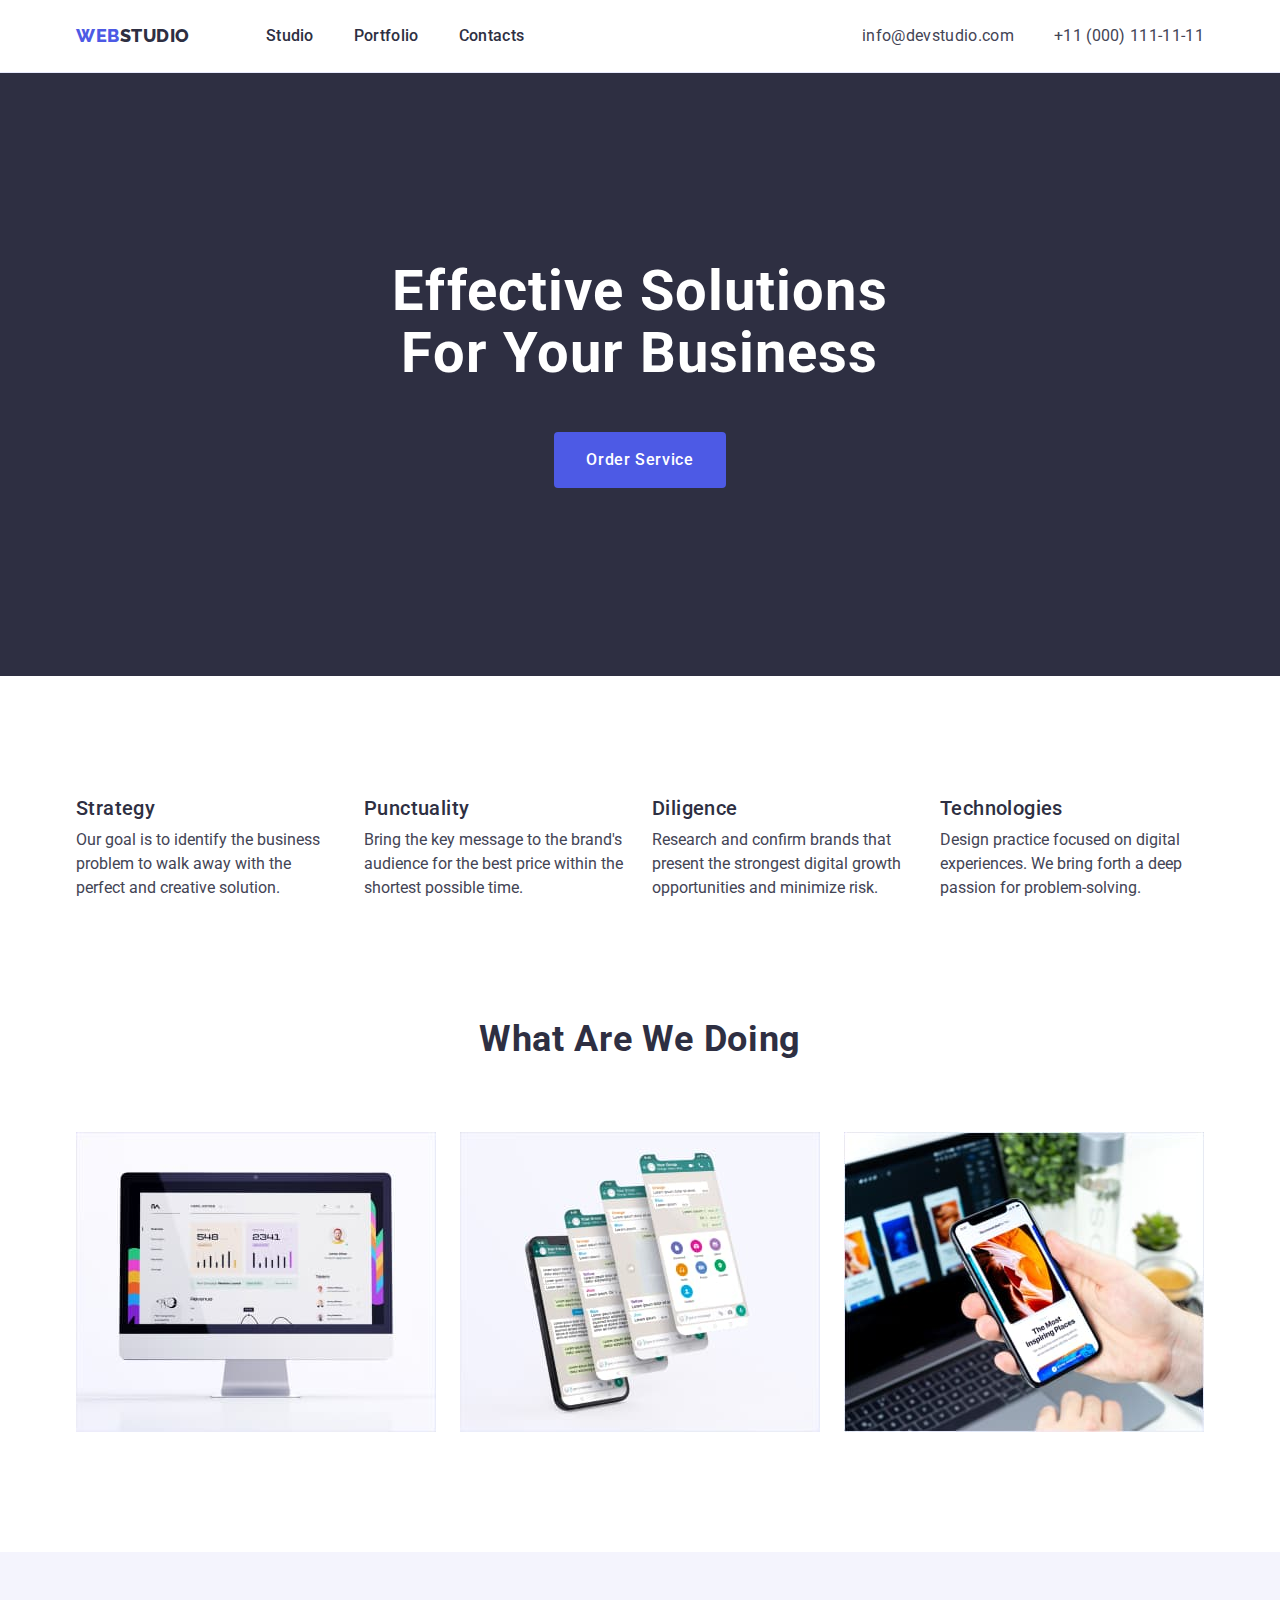
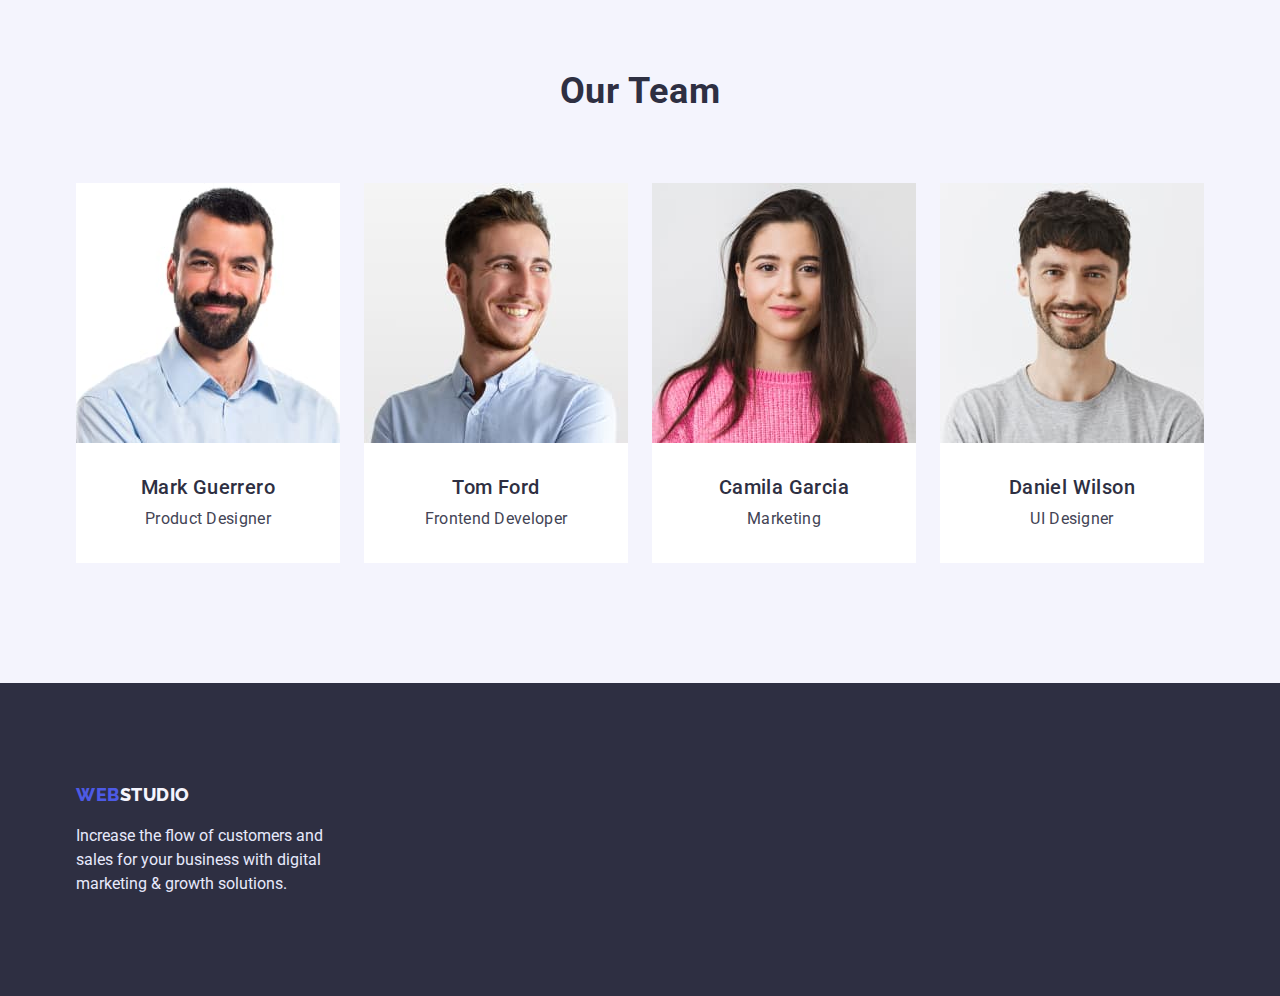
<file: index.html>
<!DOCTYPE html>
<html lang="en">
  <head>
    <meta charset="UTF-8" />
    <meta http-equiv="X-UA-Compatible" content="IE=edge" />
    <meta name="viewport" content="width=device-width, initial-scale=1.0" />
    <title>Webstudio</title>
    <link rel="preconnect" href="https://fonts.googleapis.com" />
    <link rel="preconnect" href="https://fonts.gstatic.com" crossorigin />
    <link
      href="https://fonts.googleapis.com/css2?family=Raleway:wght@800&family=Roboto:wght@400;500;700;900&display=swap"
      rel="stylesheet"
    />
    <link
      rel="stylesheet"
      href="https://cdn.jsdelivr.net/npm/modern-normalize@1.1.0/modern-normalize.min.css"
    />
    <link rel="stylesheet" href="./css/styles.css" />
  </head>
  <body>
    <header class="header">
      <div class="container main-header">
        <nav class="nav-header">
          <a href="./index.html" class="logo link"
            ><span class="accent">Web</span>Studio</a
          >
          <ul class="site-nav list">
            <li class="nav-list">
              <a href="" class="nav-link link">Studio</a>
            </li>
            <li class="nav-list">
              <a href="./portfolio.html" class="nav-link link">Portfolio</a>
            </li>
            <li class="nav-list">
              <a href="" class="nav-link link">Contacts</a>
            </li>
          </ul>
        </nav>
        <address class="address">
          <ul class="site-auth list">
            <li class="contacts">
              <a href="mailto:info@devstudio.com" class="letter link"
                >info@devstudio.com</a
              >
            </li>
            <li class="contacts">
              <a href="tel:+110001111111" class="phone link"
                >+11 (000) 111-11-11</a
              >
            </li>
          </ul>
        </address>
      </div>
    </header>
    <main>
      <section class="section-hero">
        <div class="container">  
            <h1 class="section-title">
              Effective Solutions
              for Your Business
            </h1>
            <button type="button" class="button-primary">Order Service</button>
        </div>
      </section>
      <section class="section-team">
        <div class="container">
          <h2 class="visually-hidden section-second-title">components</h2>
          <ul class="component-title list">
            <li class="team-list">
              <h3 class="components-item">Strategy</h3>
              <p class="components-text">
                Our goal is to identify the business problem to walk away with
                the perfect and creative solution.
              </p>
            </li>
            <li class="team-list">
              <h3 class="components-item">Punctuality</h3>
              <p class="components-text">
                Bring the key message to the brand's audience for the best price
                within the shortest possible time.
              </p>
            </li>
            <li class="team-list">
              <h3 class="components-item">Diligence</h3>
              <p class="components-text">
                Research and confirm brands that present the strongest digital
                growth opportunities and minimize risk.
              </p>
            </li>
            <li class="team-list">
              <h3 class="components-item">Technologies</h3>
              <p class="components-text">
                Design practice focused on digital experiences. We bring forth a
                deep passion for problem-solving.
              </p>
            </li>
          </ul>
        </div>
      </section>

      <section class="section-work">
        <div class="container">
          <h2 class="section-second-title">What are we doing</h2>
          <ul class="items list">
            <li class="work-item">
              <img src="./images/img1.jpg" alt="monitor" width="360" />
            </li>
            <li class="work-item">
              <img src="./images/img2.jpg" alt="phone" width="360" />
            </li>
            <li class="work-item">
              <img src="./images/img3.jpg" alt="phone in hand" width="360" />
            </li>
          </ul>
        </div>
      </section>

      <section class="section-staff-block">
        <div class="container">
          <h2 class="section-second-title-team">Our Team</h2>
          <ul class="section-list-staff list">
            <li class="section-staff">
              <img
                src="./images/img4.jpg"
                alt="photo Mark Guerrero"
                width="264"
              />
              <div class="card-list">
                <h3 class="section-staff-name">Mark Guerrero</h3>
                <p class="section-desc">Product Designer</p>
              </div>
            </li>
            <li class="section-staff">
              <img src="./images/img5.jpg" alt="photo Tom Ford" width="264" />
              <div class="card-list">
                <h3 class="section-staff-name">Tom Ford</h3>
                <p class="section-desc">Frontend Developer</p>
              </div>
            </li>
            <li class="section-staff">
              <img
                src="./images/img6.jpg"
                alt="photo Camila Garcia"
                width="264"
              />
              <div class="card-list">
                <h3 class="section-staff-name">Camila Garcia</h3>
                <p class="section-desc">Marketing</p>
              </div>
            </li>
            <li class="section-staff">
              <img
                src="./images/img7.jpg"
                alt="photo Daniel Wilson"
                width="264"
              />
              <div class="card-list">
                <h3 class="section-staff-name">Daniel Wilson</h3>
                <p class="section-desc">UI Designer</p>
              </div>
            </li>
          </ul>
        </div>
      </section>
    </main>
    <footer class="footer">
      <div class="container">
        <div class="footer-content">
          <a href="./index.html" class="logo link"
            ><span class="accent">Web</span
            ><span class="accent-footer">Studio</span></a
          >
          <p class="footer-text">
            Increase the flow of customers and sales for your business with
            digital marketing & growth solutions.
          </p>
        </div>
      </div>
    </footer>
  </body>
</html>
</file>
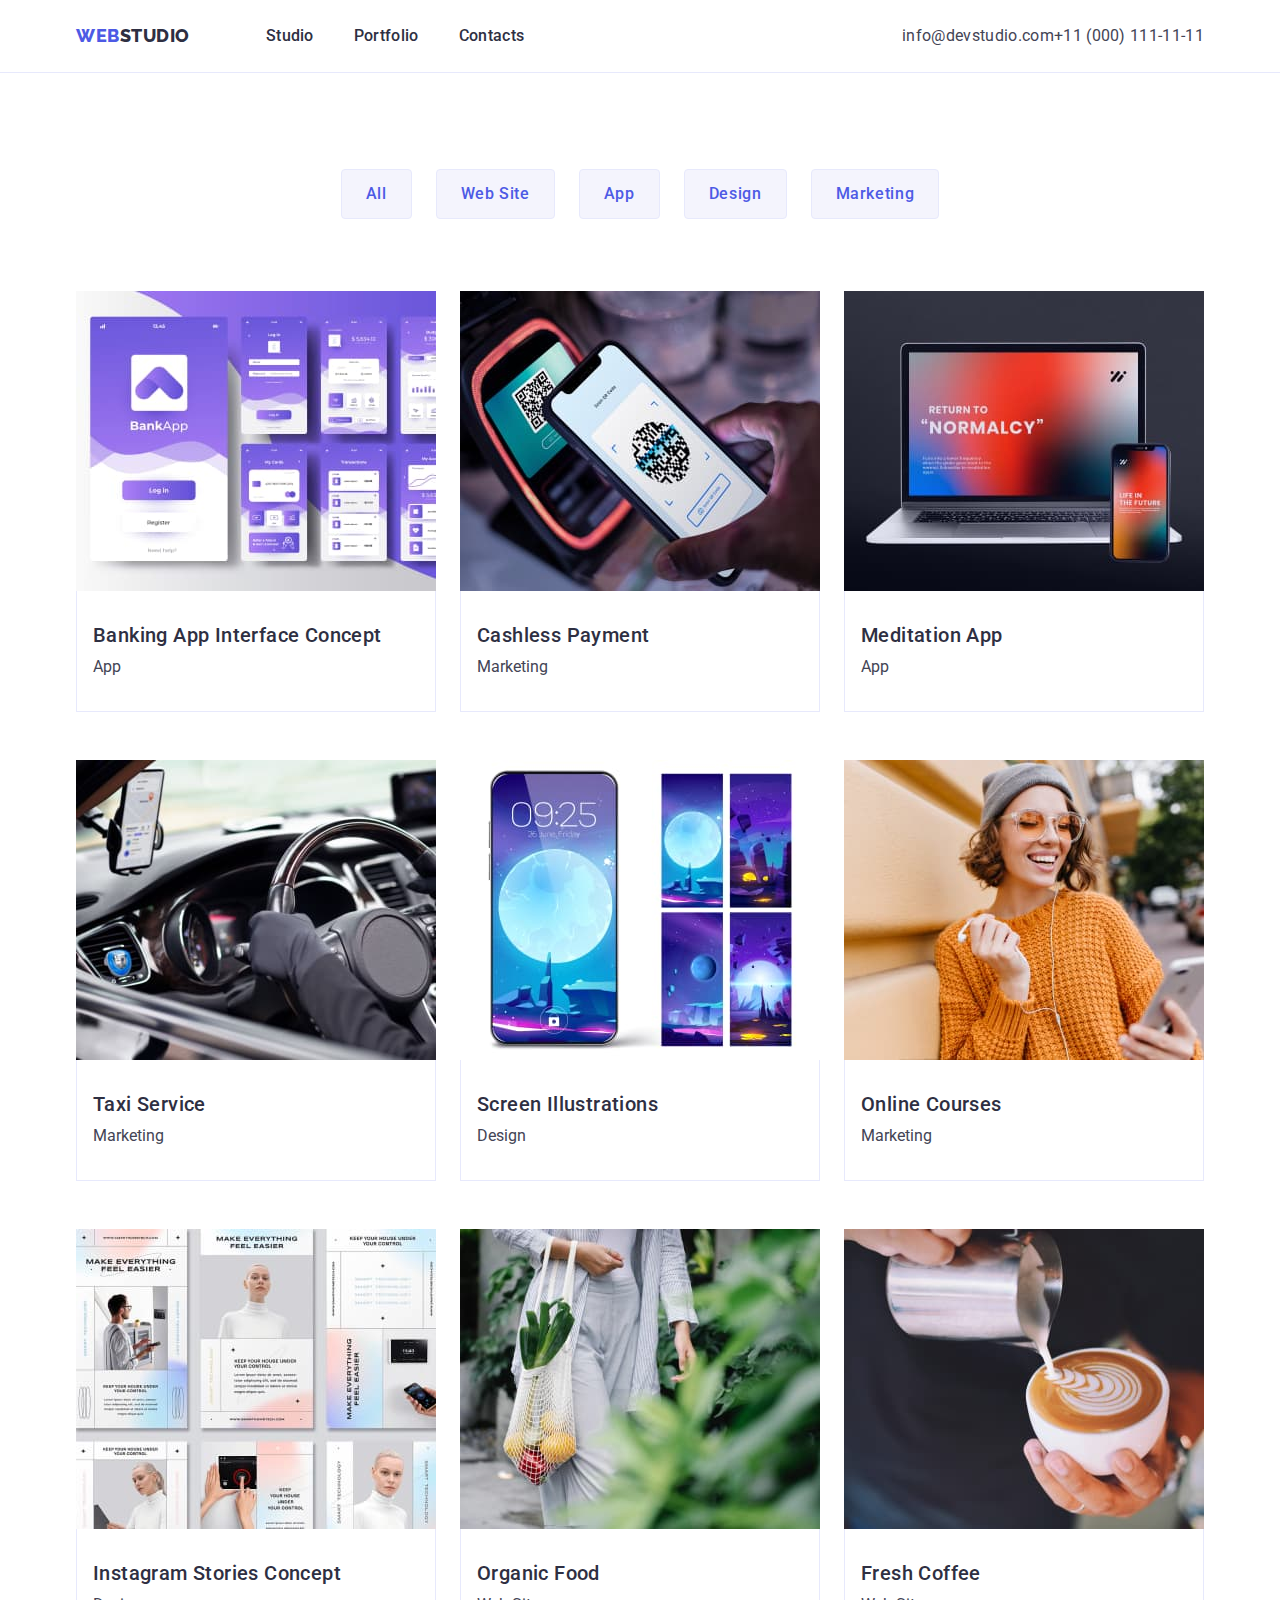
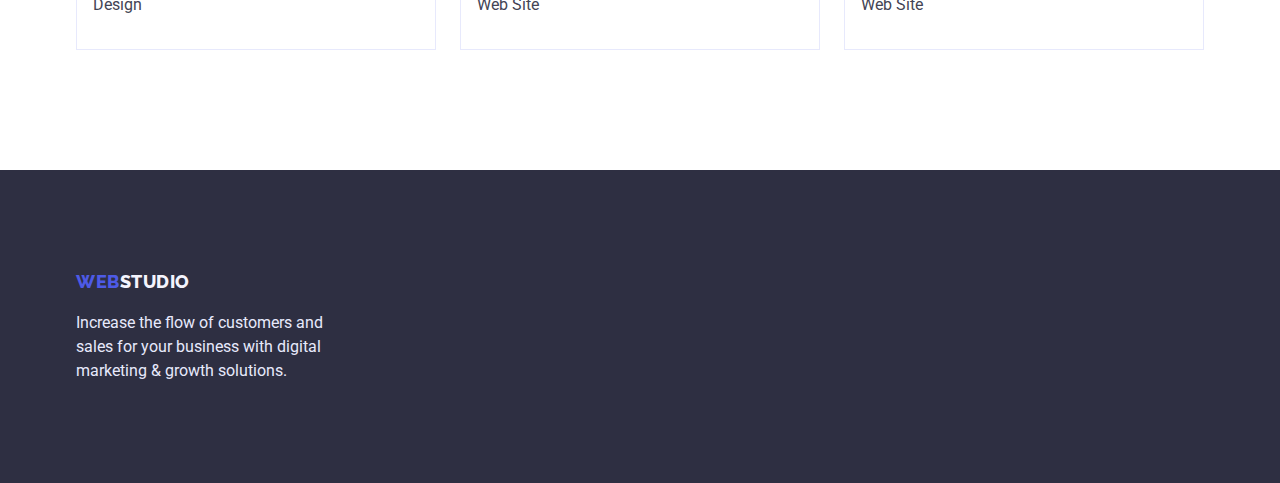
<file: portfolio.html>
<!DOCTYPE html>
<html lang="en">
  <head>
    <meta charset="UTF-8" />
    <meta http-equiv="X-UA-Compatible" content="IE=edge" />
    <meta name="viewport" content="width=device-width, initial-scale=1.0" />
    <title>Webstudio</title>
    <link rel="preconnect" href="https://fonts.googleapis.com" />
    <link rel="preconnect" href="https://fonts.gstatic.com" crossorigin />
    <link
      href="https://fonts.googleapis.com/css2?family=Raleway:wght@800&family=Roboto:wght@400;500;700;900&display=swap"
      rel="stylesheet"
    />
    <link
      rel="stylesheet"
      href="https://cdn.jsdelivr.net/npm/modern-normalize@1.1.0/modern-normalize.min.css"
    />
    <link rel="stylesheet" href="./css/styles.css" />
  </head>
  <body>
    <header class="header">
      <div class="container">
        <div class="main-header">
          <nav class="nav-header">
            <a href="./index.html" class="logo link"
              ><span class="accent">Web</span>Studio</a
            >
            <ul class="site-nav list">
              <li class="nav-list">
                <a href="./index.html" class="nav-link link">Studio</a>
              </li>
              <li class="nav-list">
                <a href="" class="nav-link link">Portfolio</a>
              </li>
              <li class="nav-list">
                <a href="" class="nav-link link">Contacts</a>
              </li>
            </ul>
          </nav>
          <address class="address">
            <ul class="site-auth list">
              <li>
                <a href="mailto:info@devstudio.com" class="letter link"
                  >info@devstudio.com</a
                >
              </li>
              <li>
                <a href="tel:+110001111111" class="phone link"
                  >+11 (000) 111-11-11</a
                >
              </li>
            </ul>
          </address>
        </div>
      </div>
    </header>
    <main>
      <section class="section-portfolio">
        <div class="container">
          <h1 class="visually-hidden">Portfolio</h1>
          <ul class="button-list list">
            <li class="second-button">
              <button type="button" class="button">All</button>
            </li>
            <li class="second-button">
              <button type="button" class="button">Web Site</button>
            </li>
            <li class="second-button">
              <button type="button" class="button">App</button>
            </li>
            <li class="second-button">
              <button type="button" class="button">Design</button>
            </li>
            <li class="second-button">
              <button type="button" class="button">Marketing</button>
            </li>
          </ul>
          <ul class="section-site list">
            <li class="item">
              <a href="" class="link">
                <img
                  src="./images/card-1.jpg"
                  alt="banking interface"
                  width="360"
                />
                <div class="portfolio-description">
                  <h2 class="components-item">Banking App Interface Concept</h2>
                  <p class="component-text">App</p>
                </div>
              </a>
            </li>
            <li class="item">
              <a href="" class="link">
                <img
                  src="./images/card-2.jpg"
                  alt="phone in hand"
                  width="360"
                />
                <div class="portfolio-description">
                  <h2 class="components-item">Cashless Payment</h2>
                  <p class="component-text">Marketing</p>
                </div>
              </a>
            </li>
            <li class="item">
              <a href="" class="link">
                <img
                  src="./images/card-3.jpg"
                  alt="notebook and phone"
                  width="360"
                />
                <div class="portfolio-description">
                  <h2 class="components-item">Meditation App</h2>
                  <p class="component-text">App</p>
                </div>
              </a>
            </li>
            <li class="item">
              <a href="" class="link">
                <img
                  src="./images/card-4.jpg"
                  alt="car steering wheel"
                  width="360"
                />
                <div class="portfolio-description">
                  <h2 class="components-item">Taxi Service</h2>
                  <p class="component-text">Marketing</p>
                </div>
              </a>
            </li>
            <li class="item">
              <a href="" class="link">
                <img src="./images/card-5.jpg" alt="phone screen" width="360" />
                <div class="portfolio-description">
                  <h2 class="components-item">Screen Illustrations</h2>
                  <p class="component-text">Design</p>
                </div>
              </a>
            </li>
            <li class="item">
              <a href="" class="link">
                <img
                  src="./images/card-6.jpg"
                  alt="the girl smiles"
                  width="360"
                />
                <div class="portfolio-description">
                  <h2 class="components-item">Online Courses</h2>
                  <p class="component-text">Marketing</p>
                </div>
              </a>
            </li>
            <li class="item">
              <a href="" class="link">
                <img
                  src="./images/card-7.jpg"
                  alt="Instagram page design"
                  width="360"
                />
                <div class="portfolio-description">
                  <h2 class="components-item">Instagram Stories Concept</h2>
                  <p class="component-text">Design</p>
                </div>
              </a>
            </li>
            <li class="item">
              <a href="" class="link">
                <img
                  src="./images/card-8.jpg"
                  alt="a woman with a bag of vegetables"
                  width="360"
                />
                <div class="portfolio-description">
                  <h2 class="components-item">Organic Food</h2>
                  <p class="component-text">Web Site</p>
                </div>
              </a>
            </li>
            <li class="item">
              <a href="" class="link">
                <img
                  src="./images/card-9.jpg"
                  alt="Cup of coffee"
                  width="360"
                />
                <div class="portfolio-description">
                  <h2 class="components-item">Fresh Coffee</h2>
                  <p class="component-text">Web Site</p>
                </div>
              </a>
            </li>
          </ul>
        </div>
      </section>
    </main>
    <footer class="footer">
      <div class="container">
        <div class="footer-content">
          <a href="./index.html" class="logo link"
            ><span class="accent">Web</span
            ><span class="accent-footer">Studio</span></a
          >
          <p class="footer-text">
            Increase the flow of customers and sales for your business with
            digital marketing & growth solutions.
          </p>
        </div>
      </div>
    </footer>
  </body>
</html>
</file>
<file: css/styles.css>
:root {
    --background-white-color:#FFFFFF;
    --color-hover:#404BBF;
    --color-main-text:#434455;
    --color-accent:#4D5AE5;
    --color-second-text:#2E2F42;
    --color-second-white: #F4F4FD;
}

body {
    background-color:var(--background-white-color) ;
    color:var(--color-main-text);
    font-family:'Roboto',sans-serif;   
    font-size: 16px;
    line-height: 1.5;  
}
.container {
    
    max-width: 1158px;

    padding: 0 15px;
    margin: 0 auto; 
}

.list {
    list-style:none ;
}

.link {
    text-decoration: none;
}

.visually-hidden {
    position: absolute;
    white-space: nowrap;
    width: 1px;
    height: 1px;
    overflow: hidden;
    border: 0;
    padding: 0;
    clip: rect(0 0 0 0);
    clip-path: inset(50%);
    margin: -1px;
}

h1,
h2,
h3,
p {
    margin: 0;
}

ul {
    margin: 0;
    padding: 0;
}
img {
    display: block;
    max-width: 100%;
    height: auto;
}

/* -----------------------------------------HEADER-----------------------------------------*/

.header {
    border-bottom: 1px solid #E7E9FC;
}

.main-header {
    display: flex;
    align-items: center;
    justify-content:space-between;
}

.nav-header { 
    display: flex;
    align-items: center;
}

.accent {
    color:var(--color-accent);
}

.logo {
    color: var(--color-second-text);
    font-family: 'Raleway';
    font-weight: 800;
    font-size: 18px;
    line-height: 1.3;
    letter-spacing: 0.03em;
    text-transform: uppercase;      
}

.nav-header .logo {
    padding-top: 24px;
    padding-bottom: 24px;
}

.site-nav {
    display: flex;
    margin-left: 76px;
}

.site-nav .nav-list:not(:last-child) {
    margin-right: 40px;
}

.site-nav .nav-link {
    display: block;
    padding-top: 24px;
    padding-bottom: 24px;
}

.site-nav .nav-link {
    color: var(--color-second-text);
    font-weight: 500; 
    font-size: 16px;
    line-height: 1.5;
    letter-spacing: 0.02em;        
}

.site-nav .nav-link:hover,
.site-nav .nav-link:focus {
    color: var(--color-hover)
}

.address {
    font-style: normal;
    letter-spacing: 0.02em; 
}

.site-auth {
    display: flex;
    align-items: center; 
}

.letter,
.component-text {
    color: var(--color-main-text);   
}

.letter {
    display: block;
    padding-top: 24px;
    padding-bottom: 24px;
}

.site-auth .letter:hover,
.site-auth .letter:focus {
    color: var(--color-hover)
}

.phone {
    color: var(--color-main-text);
    display: block;
    padding-top: 24px;
    padding-bottom: 24px;
}
.site-auth .phone:hover,
.site-auth .phone:focus {
    color: var(--color-hover);
}
.contacts:not(:last-child) {
    margin-right: 40px;
}

/* -----------------------------------------HERO----------------------------------------- */

.section-hero {
    background-color: var(--color-second-text);  
    padding-top: 188px;
    padding-bottom: 188px;
    text-align: center;
}

.section-title {
    color: var(--background-white-color);
    font-size: 56px;
    line-height: 1.1;
    letter-spacing: 0.02em;
    text-align: center;
    text-transform: capitalize;
    width: 496px;
    margin-left: auto;
    margin-right: auto;
    margin-bottom: 48px;       
}

/* -----------------------------------------BUTTON PRIMARY----------------------------------------- */

.button-primary {
    background-color: var(--color-accent);
    color: var(--background-white-color);
    cursor: pointer;
    font-family: inherit;
    font-weight: 500;
    font-size: 16px;
    line-height: 1.5;
    letter-spacing: 0.04em;
    border: none;
    text-align: center;

    border-radius: 4px;
    padding: 16px 32px;
    min-width: 169px;
    min-height: 56px;         
}

.button-primary:hover,
.button-primary:focus {
    background-color: var(--color-hover);
    color:var(--background-white-color)
}

/*-----------------------------------------SECTION-WORK-----------------------------------------*/

.section-team {
    padding-top: 120px;
    padding-bottom: 120px;
}

.section-second-title {
    color:var(--color-second-text) ;
    font-size: 36px;
    line-height: 1.1;
    letter-spacing: 0.02em;
    text-transform: capitalize;
    text-align: center;

    margin-bottom: 72px;     
}

.component-title {
    display: flex;    
}

.component-title .team-list:not(:last-child) {
    margin-right: 24px;   
}

.team-list {
width: calc((100% - 72px) / 4);
}

/* -----------------------------------------OUR-TEAM----------------------------------------- */

.items {
    display:flex;   
}

.work-item:not(:last-child) {
    margin-right: 24px;
}

.work-item {
width: calc((100% - 48px) / 3);
}
.section-list-staff {
    display: flex;
}

.section-second-title-team { 
    color:var(--color-second-text) ;
    font-size: 36px;
    line-height: 1.1;
    letter-spacing: 0.02em;
    text-transform: capitalize;
    text-align: center;

    margin-bottom: 72px;
}

.section-staff-name,
.components-item {
    color:var(--color-second-text) ;
    font-weight: 500;
    font-size: 20px;
    line-height: 1.2;
    letter-spacing: 0.02em;
        
    margin-top: 0;
    margin-bottom: 8px;
}
        
.section-staff-block {
    background-color:var(--color-second-white);

    padding-bottom: 120px;
    padding-top: 120px;
}

.section-staff {
    background-color: var(--background-white-color);  
    width:calc((100% - 3 * 24px) / 4) ;     
}

.section-staff:not(:last-child) {
    margin-right: 24px;
}

.card-list {
    text-align: center;
    padding: 32px 16px; 
}

.section-desc {
    letter-spacing: 0.02em;   
}

.section-work {
    padding-bottom: 120px;
}

/* -----------------------------------------PORTFOLIO----------------------------------------- */

.section-portfolio {
    padding-top: 96px;
    padding-bottom: 120px;
}

.section-site {
    display: flex;
    flex-wrap: wrap;
    row-gap: 48px;
    column-gap: 24px;   
}

.item {
    flex-basis: calc((100% - 2 * 24px) / 3);
}

.portfolio-description {
    border: 1px solid #E7E9FC;  
    border-top: none;
    padding: 32px 16px ; 
}

/* -----------------------------------------BUTTON----------------------------------------- */

.button {
    background-color: var(--color-second-white);
    color: var(--color-accent);
    cursor: pointer;
    font-family: 'Roboto';
    font-weight: 500;
    font-size: 16px;
    line-height: 1.5;
    text-align: center;
    letter-spacing: 0.04em;

    border-radius: 4px;
    border: 1px solid #E7E9FC;
    padding:12px 24px;
}

.button:hover,
.button:focus {
    background-color:var(--color-hover);
    color:var(--background-white-color);
    border-color: transparent;
}

.button-list {
   display: flex;
   justify-content: center;
   margin-bottom: 72px;
}

.button-list .second-button:not(:last-child) {
    margin-right: 24px;
}

/*-----------------------------------------FOOTER----------------------------------------- */

.footer {
    background-color: var(--color-second-text);
    padding-top: 100px; 
    padding-bottom: 100px;
}


.footer-content {
   
}

.accent-footer {
    color:var(--color-second-white) ;
}

.footer-text {
    color: #E7E9FC;
    display: block;
    width: 264px;
    
    margin-top: 16px;
}
</file>
